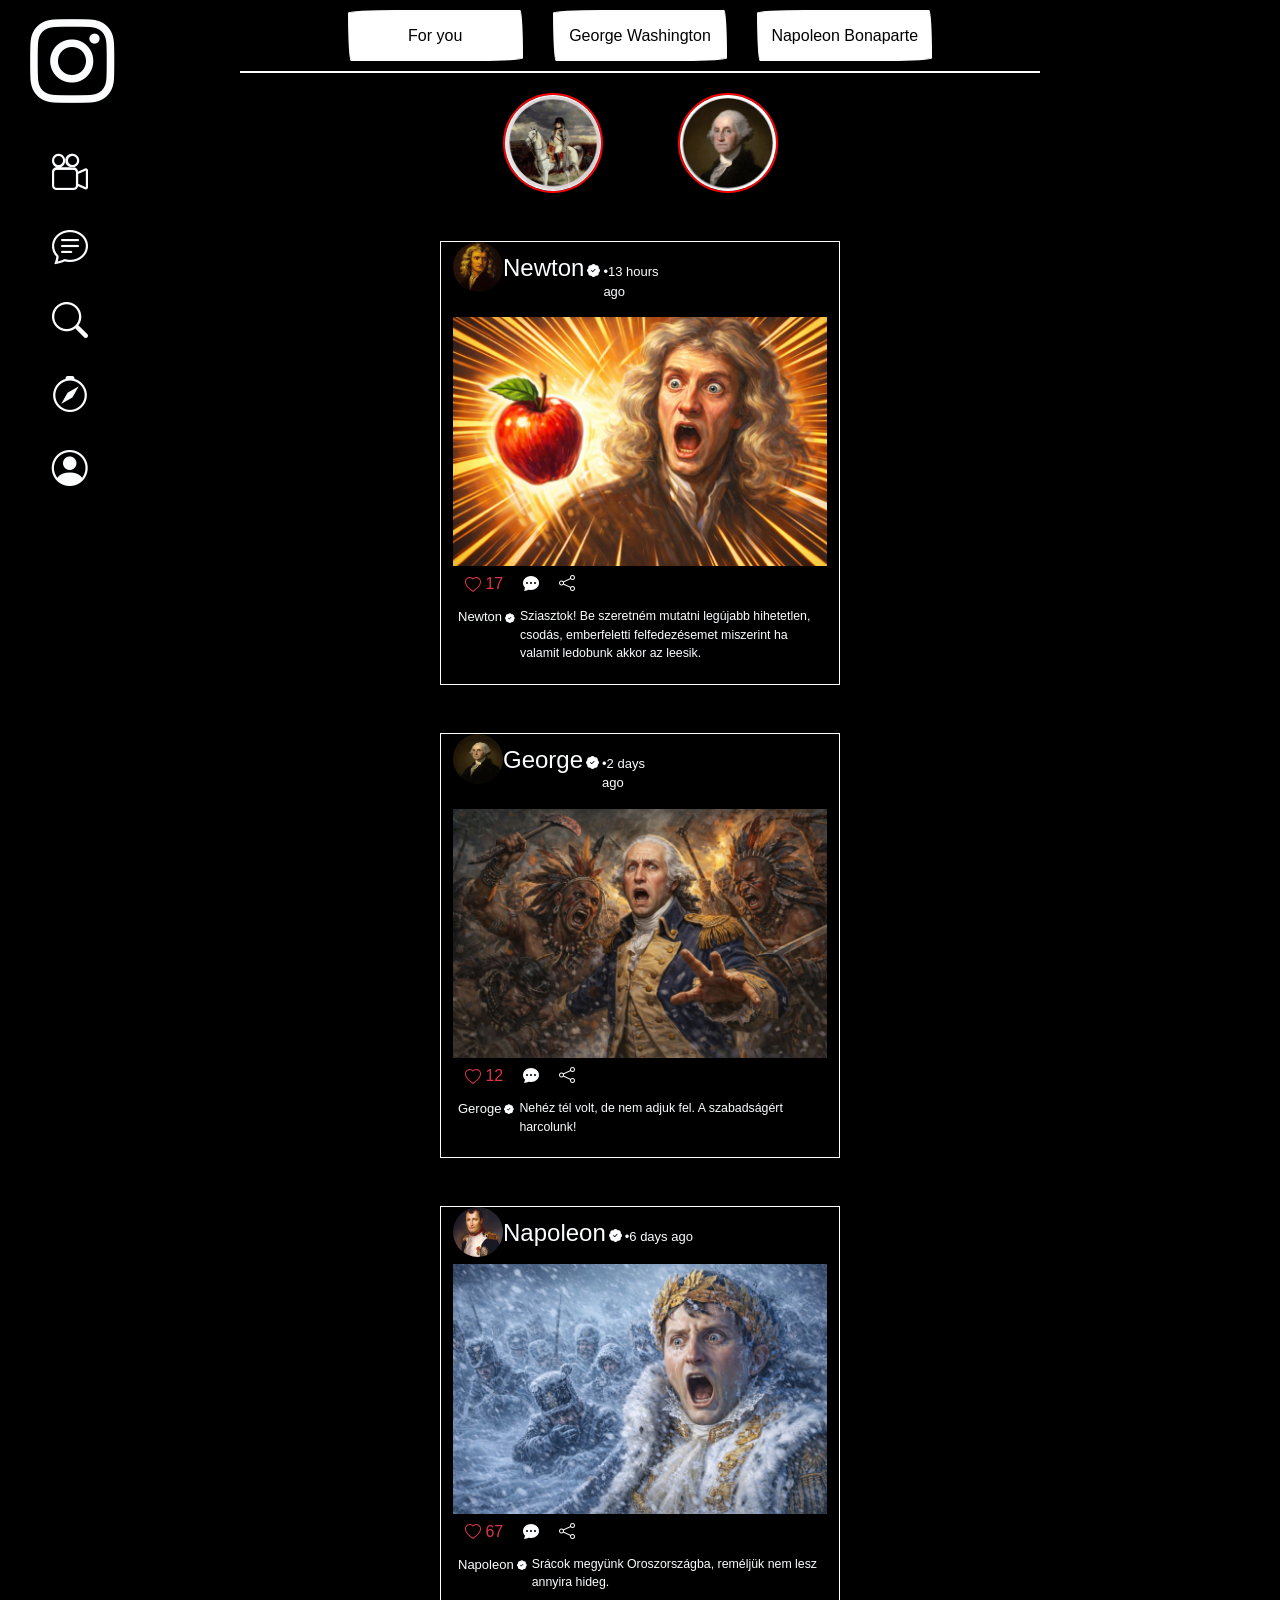
<file: index.html>
<!-- feed - gorgetheto oldal -->

<!DOCTYPE html>
<html lang="hu">
<head>
    <meta charset="UTF-8">
    <meta name="viewport" content="width=device-width, initial-scale=1.0">
    <title>Pataky Dániel - Rácz Brigitta</title>
    <meta name="keywords" content="scroll-feed, fooldal">
    <meta name="description" content="scrolling feed">
    <link rel="shortcut icon" href="szovegek_forrasok/$n01.jpg" type="image/x-icon">
    <link href="https://cdn.jsdelivr.net/npm/bootstrap@5.3.3/dist/css/bootstrap.min.css" rel="stylesheet">
    <script src="https://cdn.jsdelivr.net/npm/bootstrap@5.3.3/dist/js/bootstrap.bundle.min.js"></script>
    <script src="https://cdn.jsdelivr.net/npm/@popperjs/core@2.11.8/dist/umd/popper.min.js" integrity="sha384-I7E8VVD/ismYTF4hNIPjVp/Zjvgyol6VFvRkX/vR+Vc4jQkC+hVqc2pM8ODewa9r" crossorigin="anonymous"></script>
    <script src="https://cdn.jsdelivr.net/npm/bootstrap@5.3.8/dist/js/bootstrap.min.js" integrity="sha384-G/EV+4j2dNv+tEPo3++6LCgdCROaejBqfUeNjuKAiuXbjrxilcCdDz6ZAVfHWe1Y" crossorigin="anonymous"></script>
    <link href="https://cdn.jsdelivr.net/npm/bootstrap-icons/font/bootstrap-icons.css" rel="stylesheet">
    <script src="egyéb/script.js"></script>
    <link rel="stylesheet" href="egyéb/main.css">

</head>
<body>
    <aside id="left">
            
            <div class="baloldali_menu">
            <i class="insta_logo bi bi-instagram"></i>
            <div class="alsobb_resz">
            <i class="bi bi-camera-reels"></i>
            <i class="bi bi-chat-text"></i>
            <i class="bi bi-search"></i>
            <i class="bi bi-compass"></i>
            <i class="bi bi-person-circle"></i>
            </div>
            </div>
            <!-- ebbe lesz a bal oldali menurendszer -->
        </aside>
    <main>
        <nav>
            <ul>
            <li><a href="">For you</a></li>
            <li><a href="profilgeorge.html">George Washington</a></li>
            <li><a href="profilnapoleon.html">Napoleon Bonaparte</a></li>
            </ul>
        </nav>

    <div id="kozepe">
            <!-- ez a tetejen levo for you, following de itt mi a following helyett berakjuk a masik oldalt, hogy konnyebb megtalaljuk az oldalt --></nav>
        <article>
            <section id="stories"><!-- insta storyk -->
                <div class="stories_kepek">
                    <img onclick="open_story('napoleon_story')" src="story_kepek/$n2.jpg" alt="napoleon">
                    <img onclick="open_story('washington_story')" src="story_kepek/$n4.jpg" alt="washington">
                </div>
            </section>
            <section id="feed"><!-- maga a feed, ezt lehet scrollolni -->

                <!-- card -->
                                <div class="poszt container mt-5"> 
                                    
                                    <div class="cimsor">
                                        <img src="kepek/$n1.jpg" alt="newton">
                                    <h2 class="h4">Newton</h2>
                                    <i class="pipa bi bi-patch-check-fill"></i>
                                        <p>•13 hours ago</p>
                                    </div>
                                    <img src="szovegek_forrasok/$n03.jpg" alt="newton">
                                    
                                    <div class="d-flex align-items-center gap-2"> 
                                        <button type="button" onclick="like_add(1)" id="like" class="btn btn-outline-danger">
                                <svg xmlns="http://www.w3.org/2000/svg" width="16" height="16" fill="currentColor" class="bi bi-heart" viewBox="0 0 16 16">
                                    <path d="m8 2.748-.717-.737C5.6.281 2.514.878 1.4 3.053c-.523 1.023-.641 2.5.314 4.385.92 1.815 2.834 3.989 6.286 6.357 3.452-2.368 5.365-4.542 6.286-6.357.955-1.886.838-3.362.314-4.385C13.486.878 10.4.28 8.717 2.01zM8 15C-7.333 4.868 3.279-3.04 7.824 1.143q.09.083.176.171a3 3 0 0 1 .176-.17C12.72-3.042 23.333 4.867 8 15"></path>
                                    </svg>
                                    <span id="likeCount1">17</span>
                            </button>
                            <i class="bi bi-chat-dots-fill"></i>
                            <i class="megosztas bi bi-share"></i>
                            </div>
                            <div class="cimsor_alul">
                                    <p>Newton</p>
                                    <i class="pipa_alul bi bi-patch-check-fill"></i>
                                    <p class="posztszoveg">Sziasztok! Be szeretném mutatni legújabb hihetetlen, csodás, emberfeletti felfedezésemet miszerint ha valamit ledobunk akkor az leesik.</p>
                                    </div>
                                </div>

                                <!--  -->

                                <div class="poszt container mt-5"> 
                                    
                                    <div class="cimsor">
                                        <img src="kepek/$n2.jpg" alt="newton">
                                    <h2 class="h4">George</h2>
                                    <i class="pipa bi bi-patch-check-fill"></i>
                                        <p>•2 days ago</p>
                                    </div>
                                    <img src="szovegek_forrasok/$n04.jpg" alt="newton">
                                    
                                    <div class="d-flex align-items-center gap-2"> 
                                        <button type="button" onclick="like_add(2)" id="like" class="btn btn-outline-danger">
                                <svg xmlns="http://www.w3.org/2000/svg" width="16" height="16" fill="currentColor" class="bi bi-heart" viewBox="0 0 16 16">
                                    <path d="m8 2.748-.717-.737C5.6.281 2.514.878 1.4 3.053c-.523 1.023-.641 2.5.314 4.385.92 1.815 2.834 3.989 6.286 6.357 3.452-2.368 5.365-4.542 6.286-6.357.955-1.886.838-3.362.314-4.385C13.486.878 10.4.28 8.717 2.01zM8 15C-7.333 4.868 3.279-3.04 7.824 1.143q.09.083.176.171a3 3 0 0 1 .176-.17C12.72-3.042 23.333 4.867 8 15"></path>
                                    </svg>
                                    <span id="likeCount2">12</span>
                            </button>
                            <i class="bi bi-chat-dots-fill"></i>
                            <i class="megosztas bi bi-share"></i>
                            </div>
                            <div class="cimsor_alul">
                                    <p>Geroge</p>
                                    <i class="pipa_alul bi bi-patch-check-fill"></i>
                                    <p class="posztszoveg">Nehéz tél volt, de nem adjuk fel. A szabadságért harcolunk!</p>
                                    </div>
                                </div>

                                <!--  -->

                                <div class="poszt container mt-5"> 
                                    
                                    <div class="cimsor">
                                        <img src="kepek/$n3.jpg" alt="newton">
                                    <h2 class="h4">Napoleon</h2>
                                    <i class="pipa bi bi-patch-check-fill"></i>
                                        <p>•6 days ago</p>
                                    </div>
                                    <img src="szovegek_forrasok/$n02.jpg" alt="newton">
                                    
                                    <div class="d-flex align-items-center gap-2"> 
                                        <button type="button" onclick="like_add(3)" id="like" class="btn btn-outline-danger">
                                <svg xmlns="http://www.w3.org/2000/svg" width="16" height="16" fill="currentColor" class="bi bi-heart" viewBox="0 0 16 16">
                                    <path d="m8 2.748-.717-.737C5.6.281 2.514.878 1.4 3.053c-.523 1.023-.641 2.5.314 4.385.92 1.815 2.834 3.989 6.286 6.357 3.452-2.368 5.365-4.542 6.286-6.357.955-1.886.838-3.362.314-4.385C13.486.878 10.4.28 8.717 2.01zM8 15C-7.333 4.868 3.279-3.04 7.824 1.143q.09.083.176.171a3 3 0 0 1 .176-.17C12.72-3.042 23.333 4.867 8 15"></path>
                                    </svg>
                                    <span id="likeCount3">67</span>
                            </button>
                            <i class="bi bi-chat-dots-fill"></i>
                            <i class="megosztas bi bi-share"></i>
                            </div>
                            <div class="cimsor_alul">
                                    <p>Napoleon</p>
                                    <i class="pipa_alul bi bi-patch-check-fill"></i>
                                    <p class="posztszoveg">Srácok megyünk Oroszországba, reméljük nem lesz annyira hideg.</p>
                                    </div>
                                </div>
            </section>
        </article>
        

        <!-- insta story lathatatlan alapbol -->
        <div id="washington_story">
            <i onclick="close_story('washington_story')" class="bi bi-x-square-fill"></i>
            <img src="story_kepek/$n5.jpg" alt="storykep">
        </div>

        <div id="napoleon_story">
            <i onclick="close_story('napoleon_story')" class="bi bi-x-square-fill"></i>
            <img src="story_kepek/$n3.jpg" alt="storykep">
        </div>  
        
    </main>
</body>
</html>
</file>
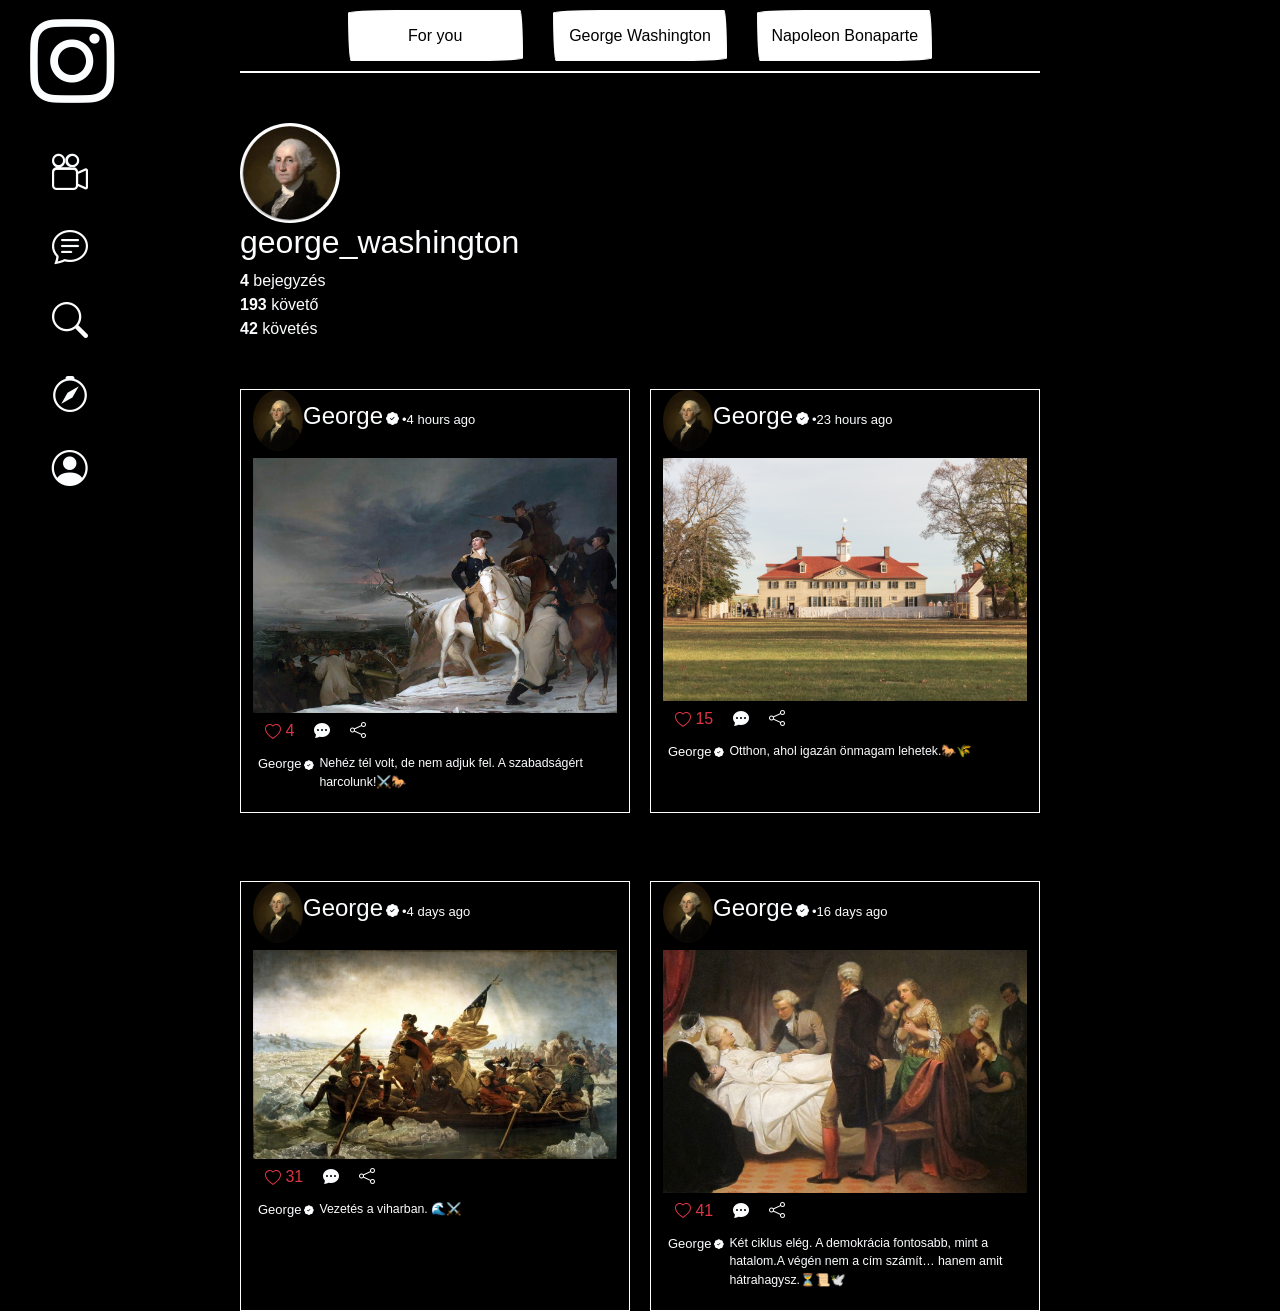
<file: profilgeorge.html>
<!DOCTYPE html>
<html lang="hu">
<head>
    <meta charset="UTF-8">
    <meta name="viewport" content="width=device-width, initial-scale=1.0">
    <title>Pataky Dániel - Rácz Brigitta</title>
    <meta name="keywords" content="scroll-feed, fooldal">
    <meta name="description" content="scrolling feed">
    <link rel="shortcut icon" href="szovegek_forrasok/insta.png" type="image/x-icon">
    <link href="https://cdn.jsdelivr.net/npm/bootstrap@5.3.3/dist/css/bootstrap.min.css" rel="stylesheet">
    <script src="https://cdn.jsdelivr.net/npm/bootstrap@5.3.3/dist/js/bootstrap.bundle.min.js"></script>
    <script src="https://cdn.jsdelivr.net/npm/@popperjs/core@2.11.8/dist/umd/popper.min.js" integrity="sha384-I7E8VVD/ismYTF4hNIPjVp/Zjvgyol6VFvRkX/vR+Vc4jQkC+hVqc2pM8ODewa9r" crossorigin="anonymous"></script>
    <script src="https://cdn.jsdelivr.net/npm/bootstrap@5.3.8/dist/js/bootstrap.min.js" integrity="sha384-G/EV+4j2dNv+tEPo3++6LCgdCROaejBqfUeNjuKAiuXbjrxilcCdDz6ZAVfHWe1Y" crossorigin="anonymous"></script>
    <link href="https://cdn.jsdelivr.net/npm/bootstrap-icons/font/bootstrap-icons.css" rel="stylesheet">
    <script src="egyéb/script.js"></script>
    <link rel="stylesheet" href="profilgeorge.css">
</head>
<body>
    <aside id="left">
        <div class="baloldali_menu">
            <i class="insta_logo bi bi-instagram"></i>
            <div class="alsobb_resz">
                <i class="bi bi-camera-reels"></i>
                <i class="bi bi-chat-text"></i>
                <i class="bi bi-search"></i>
                <i class="bi bi-compass"></i>
                <i class="bi bi-person-circle"></i>
            </div>
        </div>
    </aside>
    <main>
        <nav>
            <ul>
                <li><a href="index.html">For you</a></li>
                <li><a href="#">George Washington</a></li>
                <li><a href="profilnapoleon.html">Napoleon Bonaparte</a></li>
            </ul>
        </nav>

            <div class="pfp_kep">
                <img src="story_kepek/$n4.jpg" alt="washington">
            </div>

            <div class="pfp-info">
                <h2>george_washington</h2>
                </div>
                <div class="stats">
                    <div class="info"><b>4</b> bejegyzés</div>
                    <div class="info"><b>193</b> követő</div>
                    <div class="info"><b>42</b> követés</div>
                
            </div>


            <section id="feed">
              <div class="poszt container mt-5"> 
                                    
                                    <div class="cimsor">
                                        <img src="kepek/$n2.jpg" alt="George">
                                    <h2 class="h4">George</h2>
                                    <i class="pipa bi bi-patch-check-fill"></i>
                                        <p>•4 hours ago</p>
                                    </div>
                                    <img src="georgewashington/$n01.jpg" alt="Nincs kep">
                                    
                                    <div class="d-flex align-items-center gap-2"> 
                                        <button type="button" onclick="" id="like" class="btn btn-outline-danger">
                                <svg xmlns="http://www.w3.org/2000/svg" width="16" height="16" fill="currentColor" class="bi bi-heart" viewBox="0 0 16 16">
                                    <path d="m8 2.748-.717-.737C5.6.281 2.514.878 1.4 3.053c-.523 1.023-.641 2.5.314 4.385.92 1.815 2.834 3.989 6.286 6.357 3.452-2.368 5.365-4.542 6.286-6.357.955-1.886.838-3.362.314-4.385C13.486.878 10.4.28 8.717 2.01zM8 15C-7.333 4.868 3.279-3.04 7.824 1.143q.09.083.176.171a3 3 0 0 1 .176-.17C12.72-3.042 23.333 4.867 8 15"></path>
                                    </svg>
                                    <span id="likeCount1">4</span>
                            </button>
                            <i class="bi bi-chat-dots-fill"></i>
                            <i class="megosztas bi bi-share"></i>
                            </div>
                            <div class="cimsor_alul">
                                    <p>George</p>
                                    <i class="pipa_alul bi bi-patch-check-fill"></i>
                                    <p class="posztszoveg">Nehéz tél volt, de nem adjuk fel. A szabadságért harcolunk!⚔️🐎</p>


                                    </div>
                                    
                                </div>



                                <!--  -->



                                <div class="poszt container mt-5"> 
                                    
                                    <div class="cimsor">
                                        <img src="kepek/$n2.jpg" alt="George">
                                    <h2 class="h4">George</h2>
                                    <i class="pipa bi bi-patch-check-fill"></i>
                                        <p>•23 hours ago</p>
                                    </div>
                                    <img src="georgewashington/$n04.jpg" alt="Nincs kep">
                                    
                                    <div class="d-flex align-items-center gap-2"> 
                                        <button type="button" onclick="" id="like" class="btn btn-outline-danger">
                                <svg xmlns="http://www.w3.org/2000/svg" width="16" height="16" fill="currentColor" class="bi bi-heart" viewBox="0 0 16 16">
                                    <path d="m8 2.748-.717-.737C5.6.281 2.514.878 1.4 3.053c-.523 1.023-.641 2.5.314 4.385.92 1.815 2.834 3.989 6.286 6.357 3.452-2.368 5.365-4.542 6.286-6.357.955-1.886.838-3.362.314-4.385C13.486.878 10.4.28 8.717 2.01zM8 15C-7.333 4.868 3.279-3.04 7.824 1.143q.09.083.176.171a3 3 0 0 1 .176-.17C12.72-3.042 23.333 4.867 8 15"></path>
                                    </svg>
                                    <span id="likeCount1">15</span>
                            </button>
                            <i class="bi bi-chat-dots-fill"></i>
                            <i class="megosztas bi bi-share"></i>
                            </div>
                            <div class="cimsor_alul">
                                    <p>George</p>
                                    <i class="pipa_alul bi bi-patch-check-fill"></i>
                                    <p class="posztszoveg">Otthon, ahol igazán önmagam lehetek.🐎🌾</p>


                                    </div>
                                    
                                </div>



<!--  -->
                                <div class="poszt container mt-5"> 
                                    
                                    <div class="cimsor">
                                        <img src="kepek/$n2.jpg" alt="George">
                                    <h2 class="h4">George</h2>
                                    <i class="pipa bi bi-patch-check-fill"></i>
                                        <p>•4 days ago</p>
                                    </div>
                                    <img src="georgewashington/8.82 MBN_600.jpg" alt="Nincs kep">
                                    
                                    <div class="d-flex align-items-center gap-2"> 
                                        <button type="button" onclick="" id="like" class="btn btn-outline-danger">
                                <svg xmlns="http://www.w3.org/2000/svg" width="16" height="16" fill="currentColor" class="bi bi-heart" viewBox="0 0 16 16">
                                    <path d="m8 2.748-.717-.737C5.6.281 2.514.878 1.4 3.053c-.523 1.023-.641 2.5.314 4.385.92 1.815 2.834 3.989 6.286 6.357 3.452-2.368 5.365-4.542 6.286-6.357.955-1.886.838-3.362.314-4.385C13.486.878 10.4.28 8.717 2.01zM8 15C-7.333 4.868 3.279-3.04 7.824 1.143q.09.083.176.171a3 3 0 0 1 .176-.17C12.72-3.042 23.333 4.867 8 15"></path>
                                    </svg>
                                    <span id="likeCount1">31</span>
                            </button>
                            <i class="bi bi-chat-dots-fill"></i>
                            <i class="megosztas bi bi-share"></i>
                            </div>
                            <div class="cimsor_alul">
                                    <p>George</p>
                                    <i class="pipa_alul bi bi-patch-check-fill"></i>
                                    <p class="posztszoveg">Vezetés a viharban. 🌊⚔️</p>


                                    </div>
                                    
                                </div>

                                 <div class="poszt container mt-5"> 
                                    
                                    <div class="cimsor">
                                        <img src="kepek/$n2.jpg" alt="George">
                                    <h2 class="h4">George</h2>
                                    <i class="pipa bi bi-patch-check-fill"></i>
                                        <p>•16 days ago</p>
                                    </div>
                                    <img src="georgewashington/$n03.jpg" alt="Nincs kep">
                                    
                                    <div class="d-flex align-items-center gap-2"> 
                                        <button type="button" onclick="" id="like" class="btn btn-outline-danger">
                                <svg xmlns="http://www.w3.org/2000/svg" width="16" height="16" fill="currentColor" class="bi bi-heart" viewBox="0 0 16 16">
                                    <path d="m8 2.748-.717-.737C5.6.281 2.514.878 1.4 3.053c-.523 1.023-.641 2.5.314 4.385.92 1.815 2.834 3.989 6.286 6.357 3.452-2.368 5.365-4.542 6.286-6.357.955-1.886.838-3.362.314-4.385C13.486.878 10.4.28 8.717 2.01zM8 15C-7.333 4.868 3.279-3.04 7.824 1.143q.09.083.176.171a3 3 0 0 1 .176-.17C12.72-3.042 23.333 4.867 8 15"></path>
                                    </svg>
                                    <span id="likeCount1">41</span>
                            </button>
                            <i class="bi bi-chat-dots-fill"></i>
                            <i class="megosztas bi bi-share"></i>
                            </div>
                            <div class="cimsor_alul">
                                    <p>George</p>
                                    <i class="pipa_alul bi bi-patch-check-fill"></i>
                                    <p class="posztszoveg">Két ciklus elég. A demokrácia fontosabb, mint a hatalom.A végén nem a cím számít… hanem amit hátrahagysz.⏳📜🕊️</p>


                                    </div>
                                    
                                </div>

                                
            </section>
            </div>
        </section>
    </main>
</body>
</html>
</file>
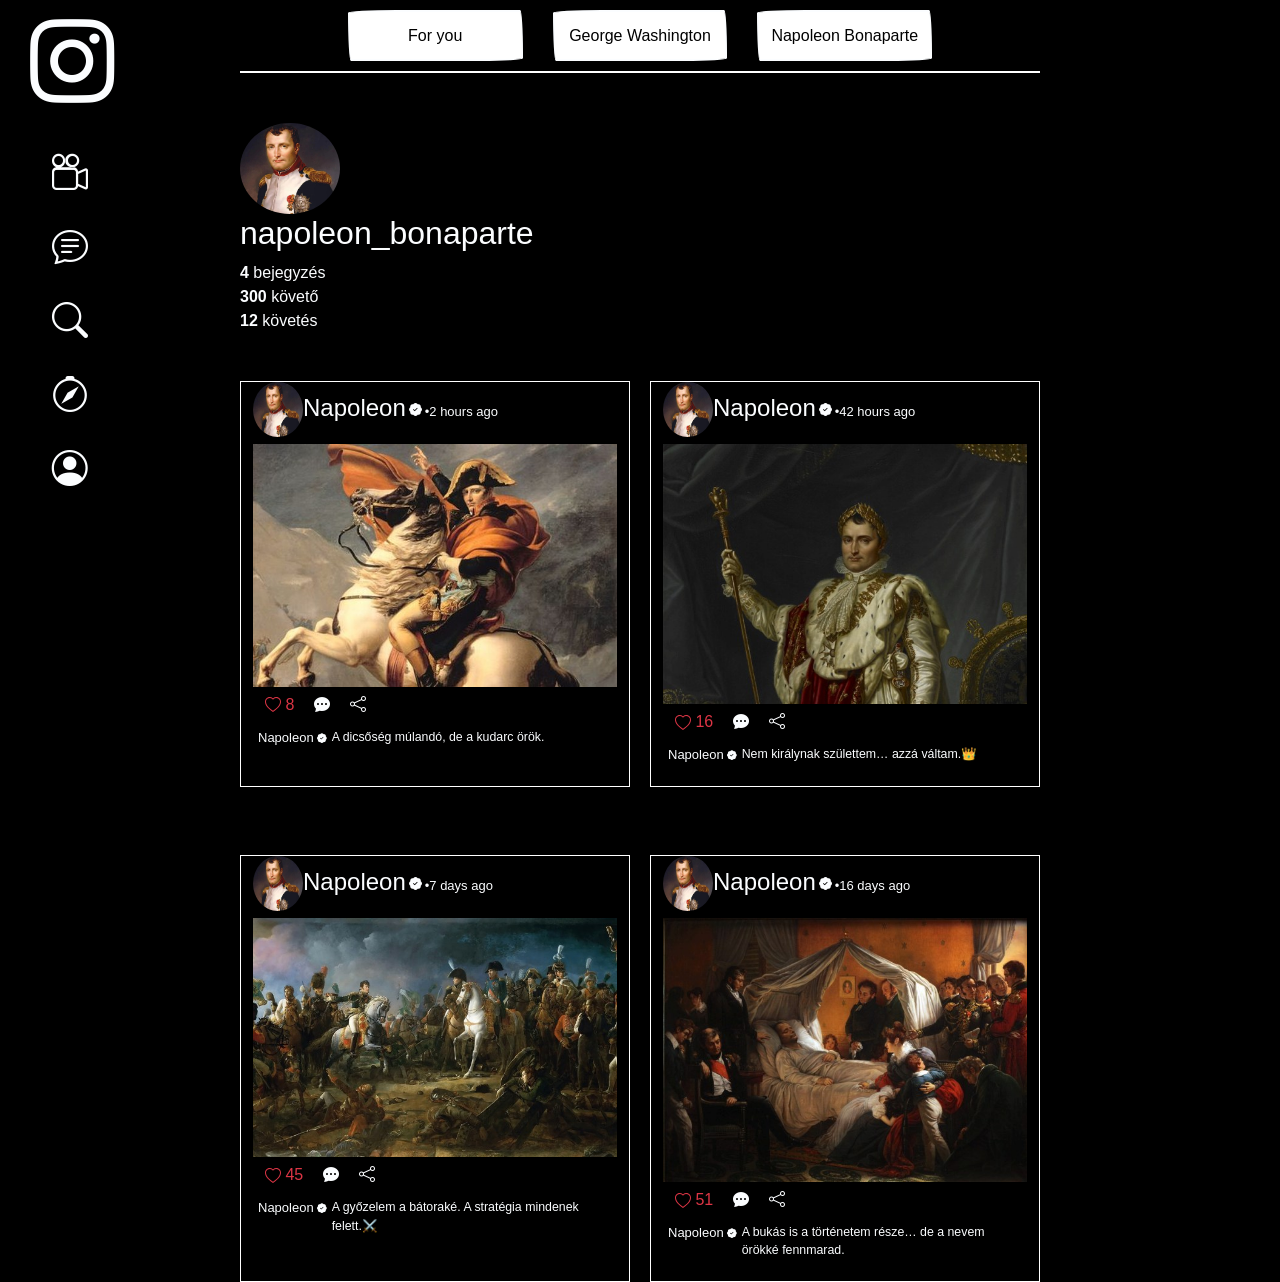
<file: profilnapoleon.html>
<!DOCTYPE html>
<html lang="hu">
<head>
    <meta charset="UTF-8">
    <meta name="viewport" content="width=device-width, initial-scale=1.0">
    <title>Pataky Dániel - Rácz Brigitta</title>
    <meta name="keywords" content="scroll-feed, fooldal">
    <meta name="description" content="scrolling feed">
    <link rel="shortcut icon" href="szovegek_forrasok/insta.png" type="image/x-icon">
    <link href="https://cdn.jsdelivr.net/npm/bootstrap@5.3.3/dist/css/bootstrap.min.css" rel="stylesheet">
    <script src="https://cdn.jsdelivr.net/npm/bootstrap@5.3.3/dist/js/bootstrap.bundle.min.js"></script>
    <script src="https://cdn.jsdelivr.net/npm/@popperjs/core@2.11.8/dist/umd/popper.min.js" integrity="sha384-I7E8VVD/ismYTF4hNIPjVp/Zjvgyol6VFvRkX/vR+Vc4jQkC+hVqc2pM8ODewa9r" crossorigin="anonymous"></script>
    <script src="https://cdn.jsdelivr.net/npm/bootstrap@5.3.8/dist/js/bootstrap.min.js" integrity="sha384-G/EV+4j2dNv+tEPo3++6LCgdCROaejBqfUeNjuKAiuXbjrxilcCdDz6ZAVfHWe1Y" crossorigin="anonymous"></script>
    <link href="https://cdn.jsdelivr.net/npm/bootstrap-icons/font/bootstrap-icons.css" rel="stylesheet">
    <script src="egyéb/script.js"></script>
    <link rel="stylesheet" href="profilnapoleon.css">
</head>
<body>
    <aside id="left">
        <div class="baloldali_menu">
            <i class="insta_logo bi bi-instagram"></i>
            <div class="alsobb_resz">
                <i class="bi bi-camera-reels"></i>
                <i class="bi bi-chat-text"></i>
                <i class="bi bi-search"></i>
                <i class="bi bi-compass"></i>
                <i class="bi bi-person-circle"></i>
            </div>
        </div>
    </aside>
    <main>
        <nav>
            <ul>
                <li><a href="index.html">For you</a></li>
                <li><a href="profilgeorge.html">George Washington</a></li>
                <li><a href="#">Napoleon Bonaparte</a></li>
            </ul>
        </nav>

            <div class="pfp_kep">
                <img src="kepek/$n3.jpg" alt="bonaparte">
            </div>

            <div class="pfp-info">
                <h2>napoleon_bonaparte</h2>
                </div>
                <div class="stats">
                    <div class="info"><b>4</b> bejegyzés</div>
                    <div class="info"><b>300</b> követő</div>
                    <div class="info"><b>12</b> követés</div>
                
            </div>


            <section id="feed">
              <div class="poszt container mt-5"> 
                                    
                                    <div class="cimsor">
                                        <img src="kepek/$n3.jpg" alt="Napoleon">
                                    <h2 class="h4">Napoleon</h2>
                                    <i class="pipa bi bi-patch-check-fill"></i>
                                        <p>•2 hours ago</p>
                                    </div>
                                    <img src="napoleonbonaparte/30.66 KBN_600.jpg" alt="Nincs kep">
                                    
                                    <div class="d-flex align-items-center gap-2"> 
                                        <button type="button" onclick="" id="like" class="btn btn-outline-danger">
                                <svg xmlns="http://www.w3.org/2000/svg" width="16" height="16" fill="currentColor" class="bi bi-heart" viewBox="0 0 16 16">
                                    <path d="m8 2.748-.717-.737C5.6.281 2.514.878 1.4 3.053c-.523 1.023-.641 2.5.314 4.385.92 1.815 2.834 3.989 6.286 6.357 3.452-2.368 5.365-4.542 6.286-6.357.955-1.886.838-3.362.314-4.385C13.486.878 10.4.28 8.717 2.01zM8 15C-7.333 4.868 3.279-3.04 7.824 1.143q.09.083.176.171a3 3 0 0 1 .176-.17C12.72-3.042 23.333 4.867 8 15"></path>
                                    </svg>
                                    <span id="likeCount1">8</span>
                            </button>
                            <i class="bi bi-chat-dots-fill"></i>
                            <i class="megosztas bi bi-share"></i>
                            </div>
                            <div class="cimsor_alul">
                                    <p>Napoleon</p>
                                    <i class="pipa_alul bi bi-patch-check-fill"></i>
                                    <p class="posztszoveg">A dicsőség múlandó, de a kudarc örök.</p>


                                    </div>
                                    
                                </div>



                                <!--  -->



                                <div class="poszt container mt-5"> 
                                    
                                    <div class="cimsor">
                                        <img src="kepek/$n3.jpg" alt="Napoleon">
                                    <h2 class="h4">Napoleon</h2>
                                    <i class="pipa bi bi-patch-check-fill"></i>
                                        <p>•42 hours ago</p>
                                    </div>
                                    <img src="napoleonbonaparte/101.71 KBN_600.jpg" alt="Nincs kep">
                                    
                                    <div class="d-flex align-items-center gap-2"> 
                                        <button type="button" onclick="" id="like" class="btn btn-outline-danger">
                                <svg xmlns="http://www.w3.org/2000/svg" width="16" height="16" fill="currentColor" class="bi bi-heart" viewBox="0 0 16 16">
                                    <path d="m8 2.748-.717-.737C5.6.281 2.514.878 1.4 3.053c-.523 1.023-.641 2.5.314 4.385.92 1.815 2.834 3.989 6.286 6.357 3.452-2.368 5.365-4.542 6.286-6.357.955-1.886.838-3.362.314-4.385C13.486.878 10.4.28 8.717 2.01zM8 15C-7.333 4.868 3.279-3.04 7.824 1.143q.09.083.176.171a3 3 0 0 1 .176-.17C12.72-3.042 23.333 4.867 8 15"></path>
                                    </svg>
                                    <span id="likeCount1">16</span>
                            </button>
                            <i class="bi bi-chat-dots-fill"></i>
                            <i class="megosztas bi bi-share"></i>
                            </div>
                            <div class="cimsor_alul">
                                    <p>Napoleon</p>
                                    <i class="pipa_alul bi bi-patch-check-fill"></i>
                                    <p class="posztszoveg">Nem királynak születtem… azzá váltam.👑</p>


                                    </div>
                                    
                                </div>



<!--  -->
                                <div class="poszt container mt-5"> 
                                    
                                    <div class="cimsor">
                                        <img src="kepek/$n3.jpg" alt="Napoleon">
                                    <h2 class="h4">Napoleon</h2>
                                    <i class="pipa bi bi-patch-check-fill"></i>
                                        <p>•7 days ago</p>
                                    </div>
                                    <img src="napoleonbonaparte/153.43 KBN_600.jpg" alt="Nincs kep">
                                    
                                    <div class="d-flex align-items-center gap-2"> 
                                        <button type="button" onclick="" id="like" class="btn btn-outline-danger">
                                <svg xmlns="http://www.w3.org/2000/svg" width="16" height="16" fill="currentColor" class="bi bi-heart" viewBox="0 0 16 16">
                                    <path d="m8 2.748-.717-.737C5.6.281 2.514.878 1.4 3.053c-.523 1.023-.641 2.5.314 4.385.92 1.815 2.834 3.989 6.286 6.357 3.452-2.368 5.365-4.542 6.286-6.357.955-1.886.838-3.362.314-4.385C13.486.878 10.4.28 8.717 2.01zM8 15C-7.333 4.868 3.279-3.04 7.824 1.143q.09.083.176.171a3 3 0 0 1 .176-.17C12.72-3.042 23.333 4.867 8 15"></path>
                                    </svg>
                                    <span id="likeCount1">45</span>
                            </button>
                            <i class="bi bi-chat-dots-fill"></i>
                            <i class="megosztas bi bi-share"></i>
                            </div>
                            <div class="cimsor_alul">
                                    <p>Napoleon</p>
                                    <i class="pipa_alul bi bi-patch-check-fill"></i>
                                    <p class="posztszoveg">A győzelem a bátoraké. A stratégia mindenek felett.⚔️</p>


                                    </div>
                                    
                                </div>

                                 <div class="poszt container mt-5"> 
                                    
                                    <div class="cimsor">
                                        <img src="kepek/$n3.jpg" alt="Napoleon">
                                    <h2 class="h4">Napoleon</h2>
                                    <i class="pipa bi bi-patch-check-fill"></i>
                                        <p>•16 days ago</p>
                                    </div>
                                    <img src="napoleonbonaparte/69.64 KBN_600.jpg" alt="Nincs kep">
                                    
                                    <div class="d-flex align-items-center gap-2"> 
                                        <button type="button" onclick="" id="like" class="btn btn-outline-danger">
                                <svg xmlns="http://www.w3.org/2000/svg" width="16" height="16" fill="currentColor" class="bi bi-heart" viewBox="0 0 16 16">
                                    <path d="m8 2.748-.717-.737C5.6.281 2.514.878 1.4 3.053c-.523 1.023-.641 2.5.314 4.385.92 1.815 2.834 3.989 6.286 6.357 3.452-2.368 5.365-4.542 6.286-6.357.955-1.886.838-3.362.314-4.385C13.486.878 10.4.28 8.717 2.01zM8 15C-7.333 4.868 3.279-3.04 7.824 1.143q.09.083.176.171a3 3 0 0 1 .176-.17C12.72-3.042 23.333 4.867 8 15"></path>
                                    </svg>
                                    <span id="likeCount1">51</span>
                            </button>
                            <i class="bi bi-chat-dots-fill"></i>
                            <i class="megosztas bi bi-share"></i>
                            </div>
                            <div class="cimsor_alul">
                                    <p>Napoleon</p>
                                    <i class="pipa_alul bi bi-patch-check-fill"></i>
                                    <p class="posztszoveg">A bukás is a történetem része… de a nevem örökké fennmarad.</p>


                                    </div>
                                    
                                </div>

                                
            </section>
            </div>
        </section>
    </main>
</body>
</html>
</file>
<file: egyéb/main.css>
body {
    background: #000000;
    color: #fbfdff;
    font-family: Helvetica, Arial, sans-serif;
    font-size: 16px;

}

main {
    margin: 0 auto;
    max-width: 800px;
}

nav {
    border-bottom: solid 2px white;
    text-align: center;
    padding: 10px;
}

li {


  align-self: center;
  background-color: #fff;
  border-radius: 15px 225px 255px 15px 15px 255px 225px 15px;
  border-style: solid;
  border-width: 2px;
  cursor: pointer;
  font-size: 1rem;
  line-height: 23px;
  padding: .75rem;
  border-bottom-left-radius: 15px 255px;
  border-bottom-right-radius: 225px 15px;
  border-top-left-radius: 255px 15px;
  border-top-right-radius: 15px 225px;
  

}

nav a {
    text-decoration: none;
    color: rgb(0, 0, 0);


}
ul {
    display: grid;
    grid-template-columns: 1fr 1fr 1fr;
    list-style-type: none;
    gap: 30px;
    width: fit-content;
    margin: 0 auto;
    padding: 0;
}
.poszt {
    border: 1px solid white;
    max-width: 400px;
}

.cimsor {
    display: inline-flex;
    font-size: small;
}

.cimsor h2 {
    margin-top: 12px;
}

.cimsor p {
    margin-left: 3px;
    margin-top: 20px;
}

.cimsor img {
    border-radius: 70%;
    max-width:50px;
    max-height: 50px;
}

.poszt img {
    width: 100%;
}

.btn-outline-danger{
    border: none;
}

.megosztas {
    padding-left: 12px;
}

.pipa {
    margin-top: 19px;
    margin-left: 3px;
}

.pipa_alul {
    margin-top: 4px;
    margin-left: 3px;
    font-size: 0.75em;
}

.posztszoveg {
    font-size: 0.95em;
    margin-left: 5px;
}

.cimsor_alul {
    padding: 5px;
     margin-top: 0;
     display: inline-flex;
     font-size: small;
}
.insta_logo {
    font-size: 3.5em;

}

.stories_kepek img {
    border-radius: 100%;
    max-width: 100px;
    max-height: 100px;
    border: 2px solid red;
}

/* ezt muszaj volt flexel mert mashogy nem ment. */
.stories_kepek {
    margin-top: 20px;
    gap: 75px;
    margin-bottom:30px;
    display: flex;
    justify-content: center;

}


.stories_kepek img:hover {
    cursor: pointer;
}

#washington_story i:hover, #napoleon_story i:hover {
    cursor: pointer;
}

#washington_story img, #napoleon_story img {
    max-width: 90%;
    max-height: 90%;
    margin-top: 50px;
}

#washington_story,#napoleon_story {
    position: fixed;   
    text-align: center;
    top: 0;
    left: 0;
    width: 100%;
    height: 100%;
    background: rgba(0,0,0,0.9); 
    display: none; 
    z-index: 9999;
}

#washington_story i, #napoleon_story i {
    font-size: 3em;
    position: absolute;
    right: 5px;
}

.baloldali_menu {
    position: fixed;
    left:0;
    font-size: 1.5em;
    margin-left: 30px;
    display: grid;
    gap: 20px;

}
.alsobb_resz {
    display: grid;
    font-size: 1.5em;
    margin-left: 22px;
    gap: 20px;

}




@media screen and (max-width:775px) {
    .baloldali_menu {
        position: relative;
        grid-template-columns: 1fr 1fr;
    }
    .alsobb_resz {
        grid-template-columns: 1fr 1fr 1fr 1fr 1fr;
        padding: 10px;
        align-items: center;
        margin: auto;
    }
    
}
@media screen and (max-width:420px) {
    .alsobb_resz {
        grid-template-columns: 1fr 1fr 1fr;
    }
    ul {
        grid-template-columns: 1fr;
    }

    
}
@media screen and (max-width:320px) {
    .alsobb_resz {
        grid-template-columns: 1fr 1fr ;
    }
    #washington_story i, #napoleon_story i {
        font-size: 2em;
    }
    
}
</file>
<file: profilgeorge.css>
body {
    background: #000000;
    color: #fbfdff;
    font-family: Helvetica, Arial, sans-serif;
    font-size: 16px;
}

main {
    margin: 0 auto;
    max-width: 800px;
}

nav {
    border-bottom: solid 2px white;
    text-align: center;
    padding: 10px;
}

ul {
    display: grid;
    grid-template-columns: 1fr 1fr 1fr;
    list-style-type: none;
    gap: 30px;
    width: fit-content;
    margin: 0 auto;
    padding: 0;
}

li {
    align-self: center;
    background-color: #fff;
    border-style: solid;
    border-width: 2px;
    cursor: pointer;
    font-size: 1rem;
    line-height: 23px;
    padding: .75rem;
    border-bottom-left-radius: 15px 255px;
    border-bottom-right-radius: 225px 15px;
    border-top-left-radius: 255px 15px;
    border-top-right-radius: 15px 225px;
}

nav a {
    text-decoration: none;
    color: rgb(0, 0, 0);
}

.insta_logo {
    font-size: 3.5em;
}

.baloldali_menu {
    position: fixed;
    left: 0;
    font-size: 1.5em;
    margin-left: 30px;
    display: grid;
    gap: 20px;
}

.alsobb_resz {
    display: grid;
    font-size: 1.5em;
    margin-left: 22px;
    gap: 20px;
}

.pfp_kep img {
    border-radius: 70%;
    max-width: 100px;
    margin-top: 50px;
}

#feed {
    margin: auto;
    display: grid;
    grid-template-columns: 1fr 1fr;
    gap: 20px;
}

.poszt {
    border: 1px solid white;
}

.cimsor {
    display: inline-flex;
    font-size: small;
}

.cimsor h2 {
    margin-top: 12px;
}

.cimsor p {
    margin-left: 3px;
    margin-top: 20px;
}

.cimsor img {
    border-radius: 70%;
    max-width: 50px;
}

.poszt img {
    width: 100%;
}

.btn-outline-danger{
    border: none;
}

.megosztas {
    padding-left: 12px;
}

.pipa {
    margin-top: 19px;
    margin-left: 3px;
}

.pipa_alul {
    margin-top: 4px;
    margin-left: 3px;
    font-size: 0.75em;
}

.posztszoveg {
    font-size: 0.95em;
    margin-left: 5px;
}

.cimsor_alul {
    padding: 5px;
     margin-top: 0;
     display: inline-flex;
     font-size: small;}

@media screen and (max-width:1000px) {
    .baloldali_menu {
        position: relative;
        grid-template-columns: 1fr 1fr;
    }
    .alsobb_resz {
        grid-template-columns: 1fr 1fr 1fr 1fr 1fr;
        padding: 10px;
        align-items: center;
        margin: auto;
    }
    
}

@media screen and (max-width:760px) {
    #feed {
        grid-template-columns: 1fr;
    }
    .pfp_kep {
        text-align: center;
    }
    .pfp-info {
        text-align: center;
    }
    .info {
        text-align: center;
    }
    
}
@media screen and (max-width:420px) {
    .alsobb_resz {
        grid-template-columns: 1fr 1fr 1fr;
    }
    ul {
        grid-template-columns: 1fr;
    }

    
}
@media screen and (max-width:320px) {
    .alsobb_resz {
        grid-template-columns: 1fr 1fr ;
    }
    #washington_story i, #napoleon_story i {
        font-size: 2em;
    }
    
}
</file>
<file: profilnapoleon.css>
body {
    background: #000000;
    color: #fbfdff;
    font-family: Helvetica, Arial, sans-serif;
    font-size: 16px;
}

main {
    margin: 0 auto;
    max-width: 800px;
}

nav {
    border-bottom: solid 2px white;
    text-align: center;
    padding: 10px;
}

ul {
    display: grid;
    grid-template-columns: 1fr 1fr 1fr;
    list-style-type: none;
    gap: 30px;
    width: fit-content;
    margin: 0 auto;
    padding: 0;
}

li {
    align-self: center;
    background-color: #fff;
    border-style: solid;
    border-width: 2px;
    cursor: pointer;
    font-size: 1rem;
    line-height: 23px;
    padding: .75rem;
    border-bottom-left-radius: 15px 255px;
    border-bottom-right-radius: 225px 15px;
    border-top-left-radius: 255px 15px;
    border-top-right-radius: 15px 225px;
}

nav a {
    text-decoration: none;
    color: rgb(0, 0, 0);
}

.insta_logo {
    font-size: 3.5em;
}

.baloldali_menu {
    position: fixed;
    left: 0;
    font-size: 1.5em;
    margin-left: 30px;
    display: grid;
    gap: 20px;
}

.alsobb_resz {
    display: grid;
    font-size: 1.5em;
    margin-left: 22px;
    gap: 20px;
}

.pfp_kep img {
    border-radius: 70%;
    max-width: 100px;
    margin-top: 50px;
}

#feed {
    margin: auto;
    display: grid;
    grid-template-columns: 1fr 1fr;
    gap: 20px;
}

.poszt {
    border: 1px solid white;
}

.cimsor {
    display: inline-flex;
    font-size: small;
}

.cimsor h2 {
    margin-top: 12px;
}

.cimsor p {
    margin-left: 3px;
    margin-top: 20px;
}

.cimsor img {
    border-radius: 70%;
    max-width: 50px;
}

.poszt img {
    width: 100%;
}

.btn-outline-danger{
    border: none;
}

.megosztas {
    padding-left: 12px;
}

.pipa {
    margin-top: 19px;
    margin-left: 3px;
}

.pipa_alul {
    margin-top: 4px;
    margin-left: 3px;
    font-size: 0.75em;
}

.posztszoveg {
    font-size: 0.95em;
    margin-left: 5px;
}

.cimsor_alul {
    padding: 5px;
     margin-top: 0;
     display: inline-flex;
     font-size: small;}

@media screen and (max-width:1000px) {
    .baloldali_menu {
        position: relative;
        grid-template-columns: 1fr 1fr;
    }
    .alsobb_resz {
        grid-template-columns: 1fr 1fr 1fr 1fr 1fr;
        padding: 10px;
        align-items: center;
        margin: auto;
    }
    
}

@media screen and (max-width:760px) {
    #feed {
        grid-template-columns: 1fr;
    }
    .pfp_kep {
        text-align: center;
    }
    .pfp-info {
        text-align: center;
    }
    .info {
        text-align: center;
    }
    
}
@media screen and (max-width:420px) {
    .alsobb_resz {
        grid-template-columns: 1fr 1fr 1fr;
    }
    ul {
        grid-template-columns: 1fr;
    }

    
}
@media screen and (max-width:320px) {
    .alsobb_resz {
        grid-template-columns: 1fr 1fr ;
    }
    #washington_story i, #napoleon_story i {
        font-size: 2em;
    }
    
}
</file>
